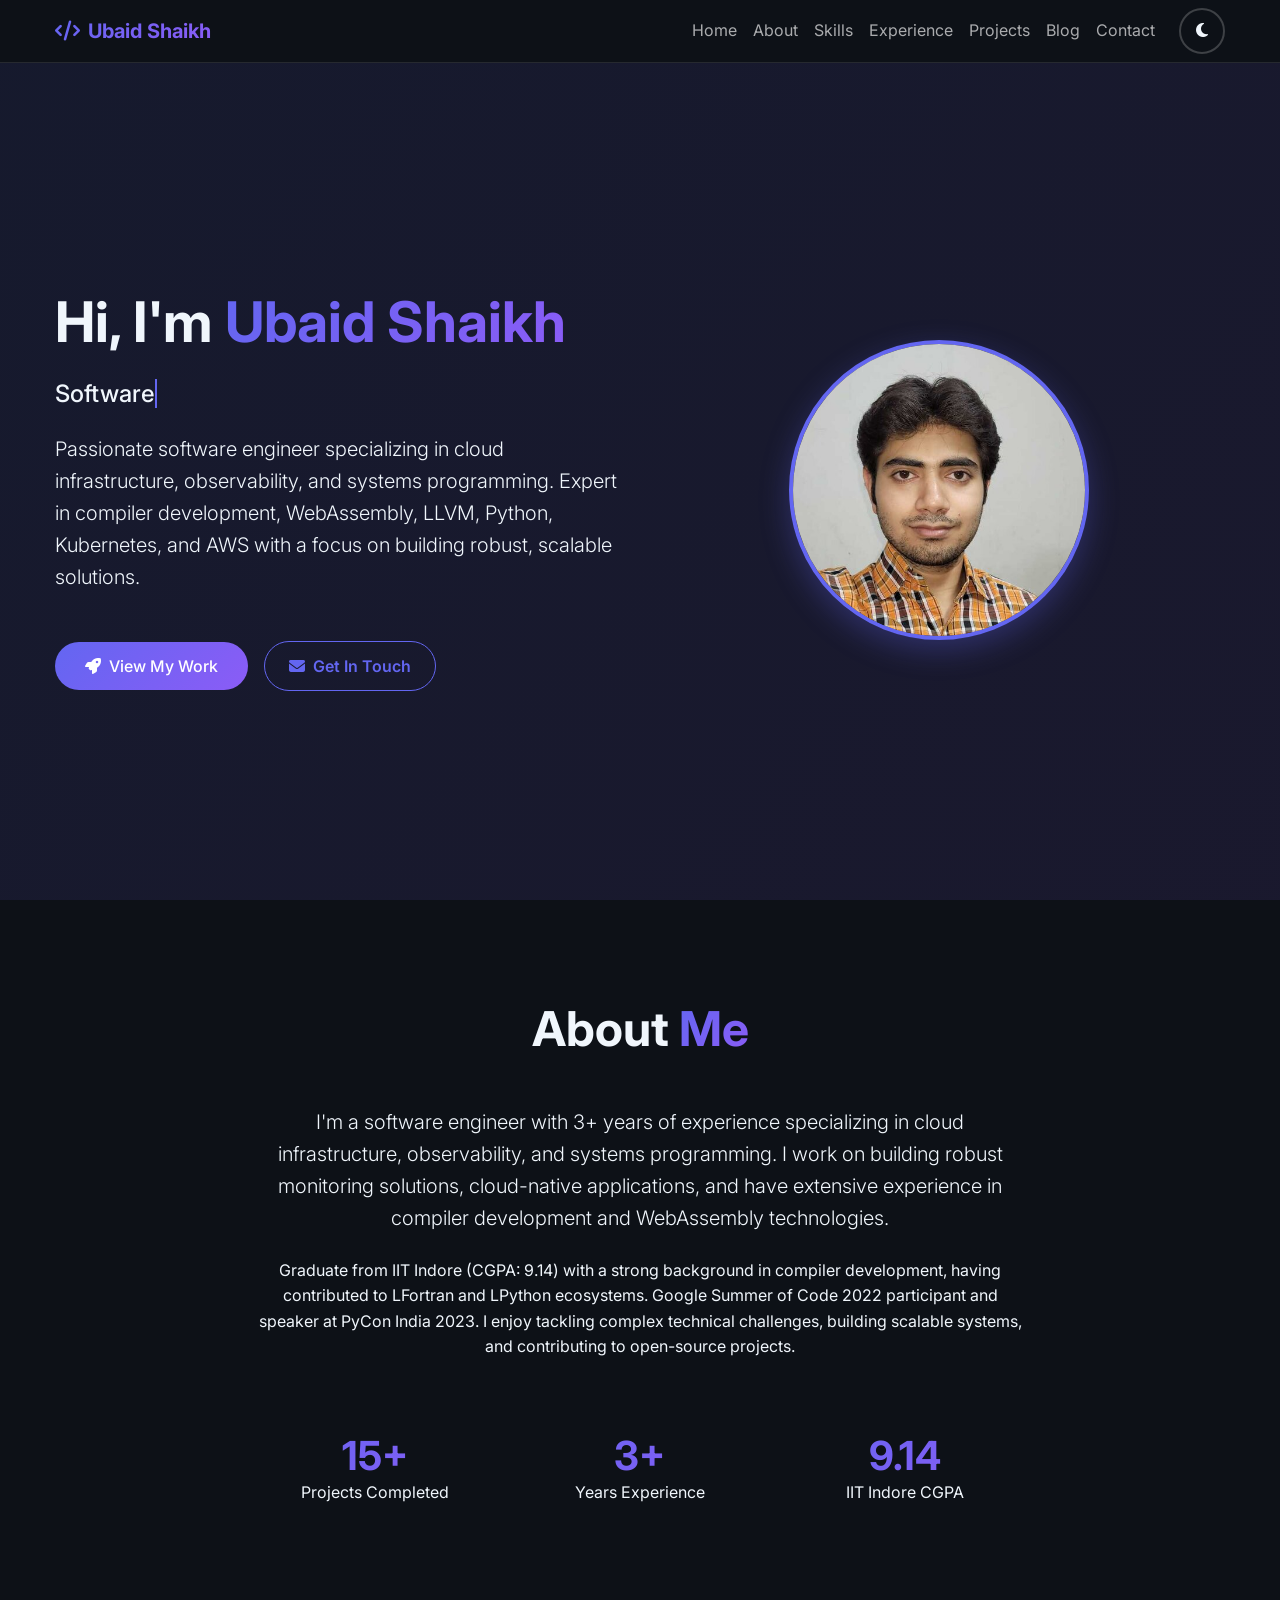
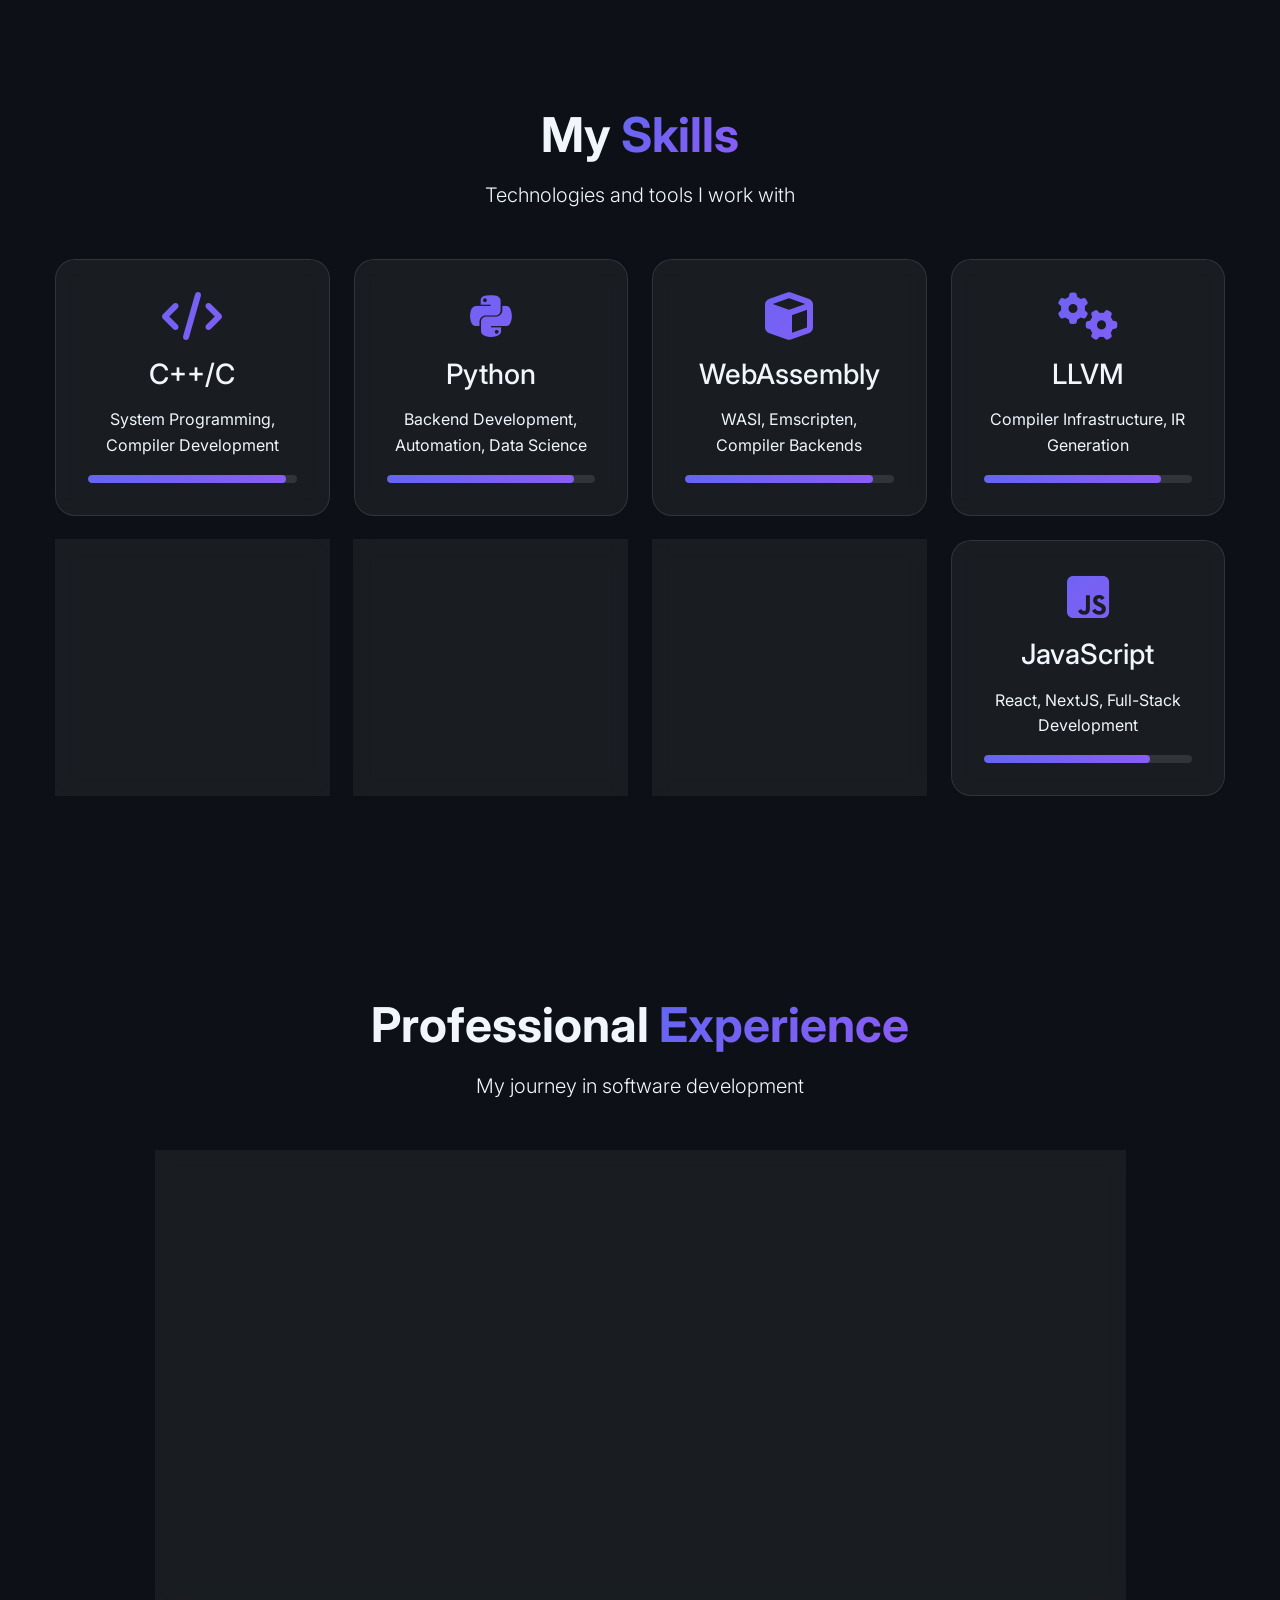
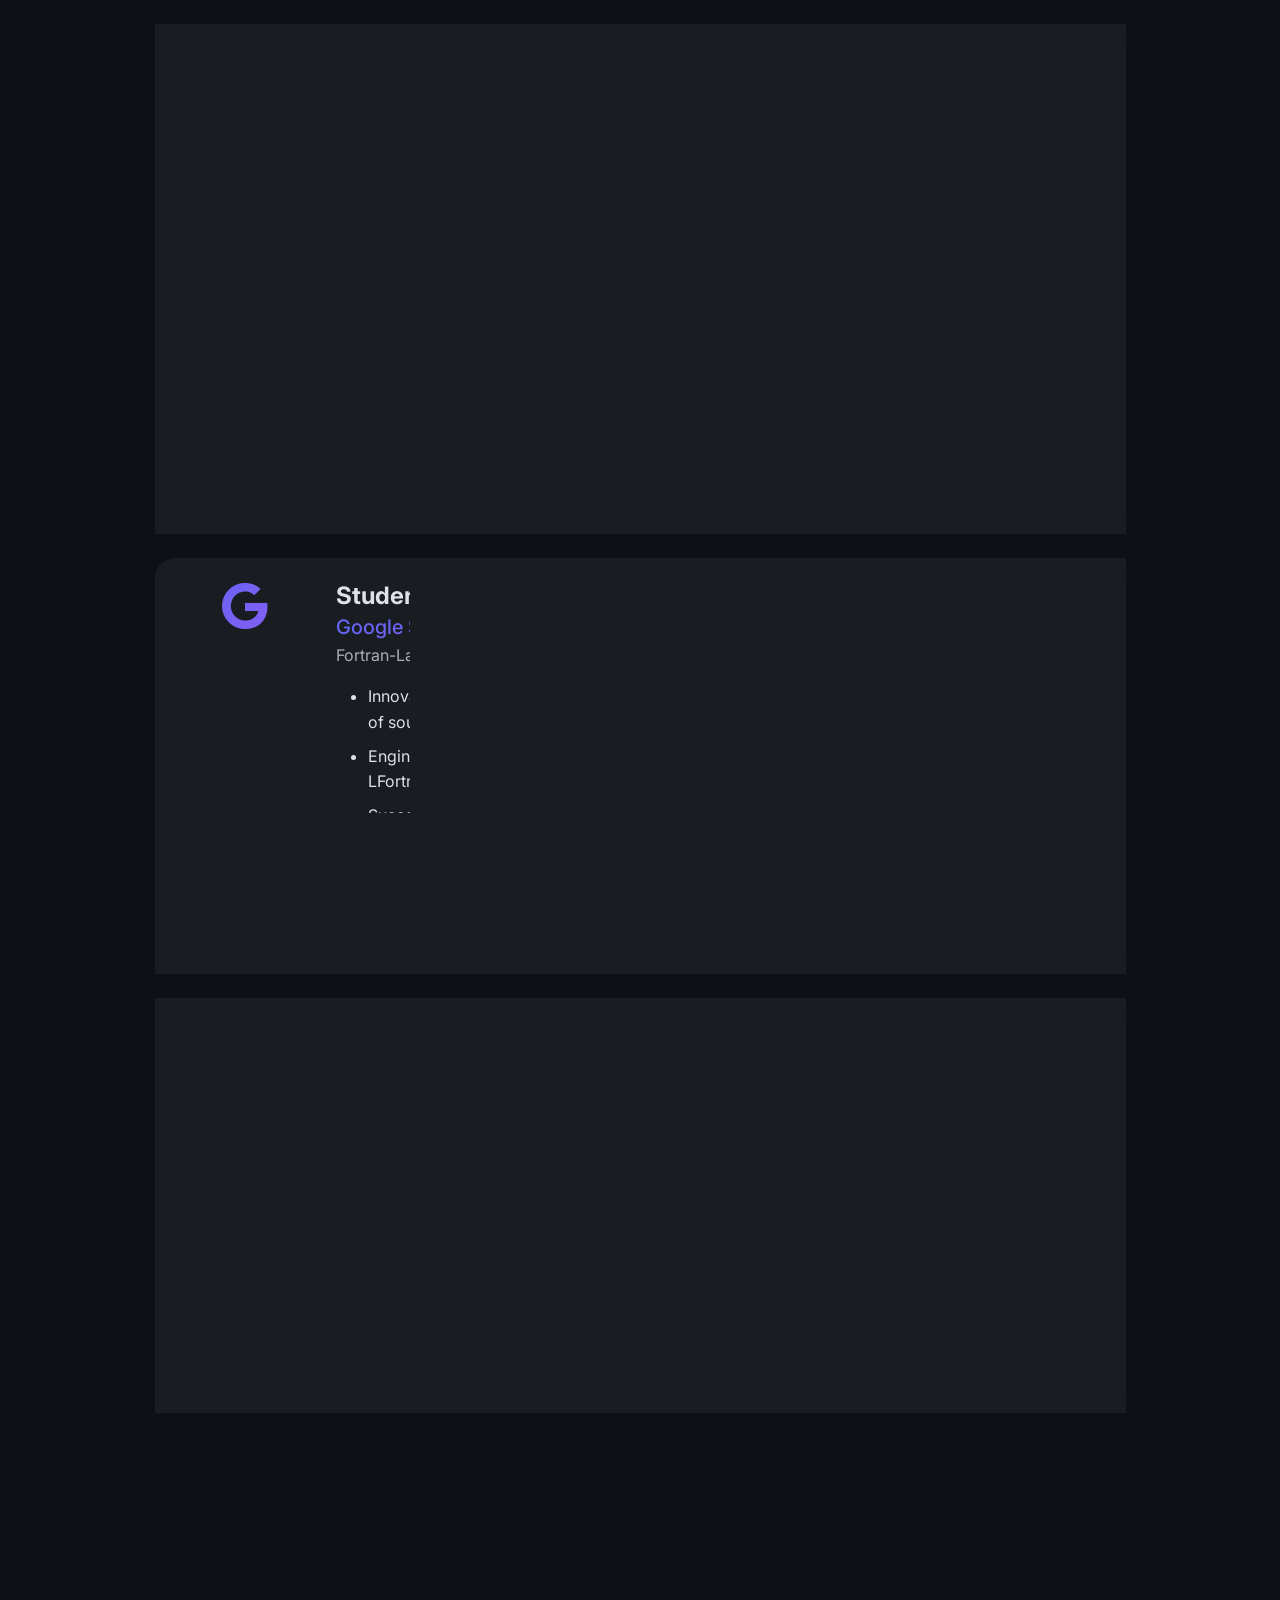
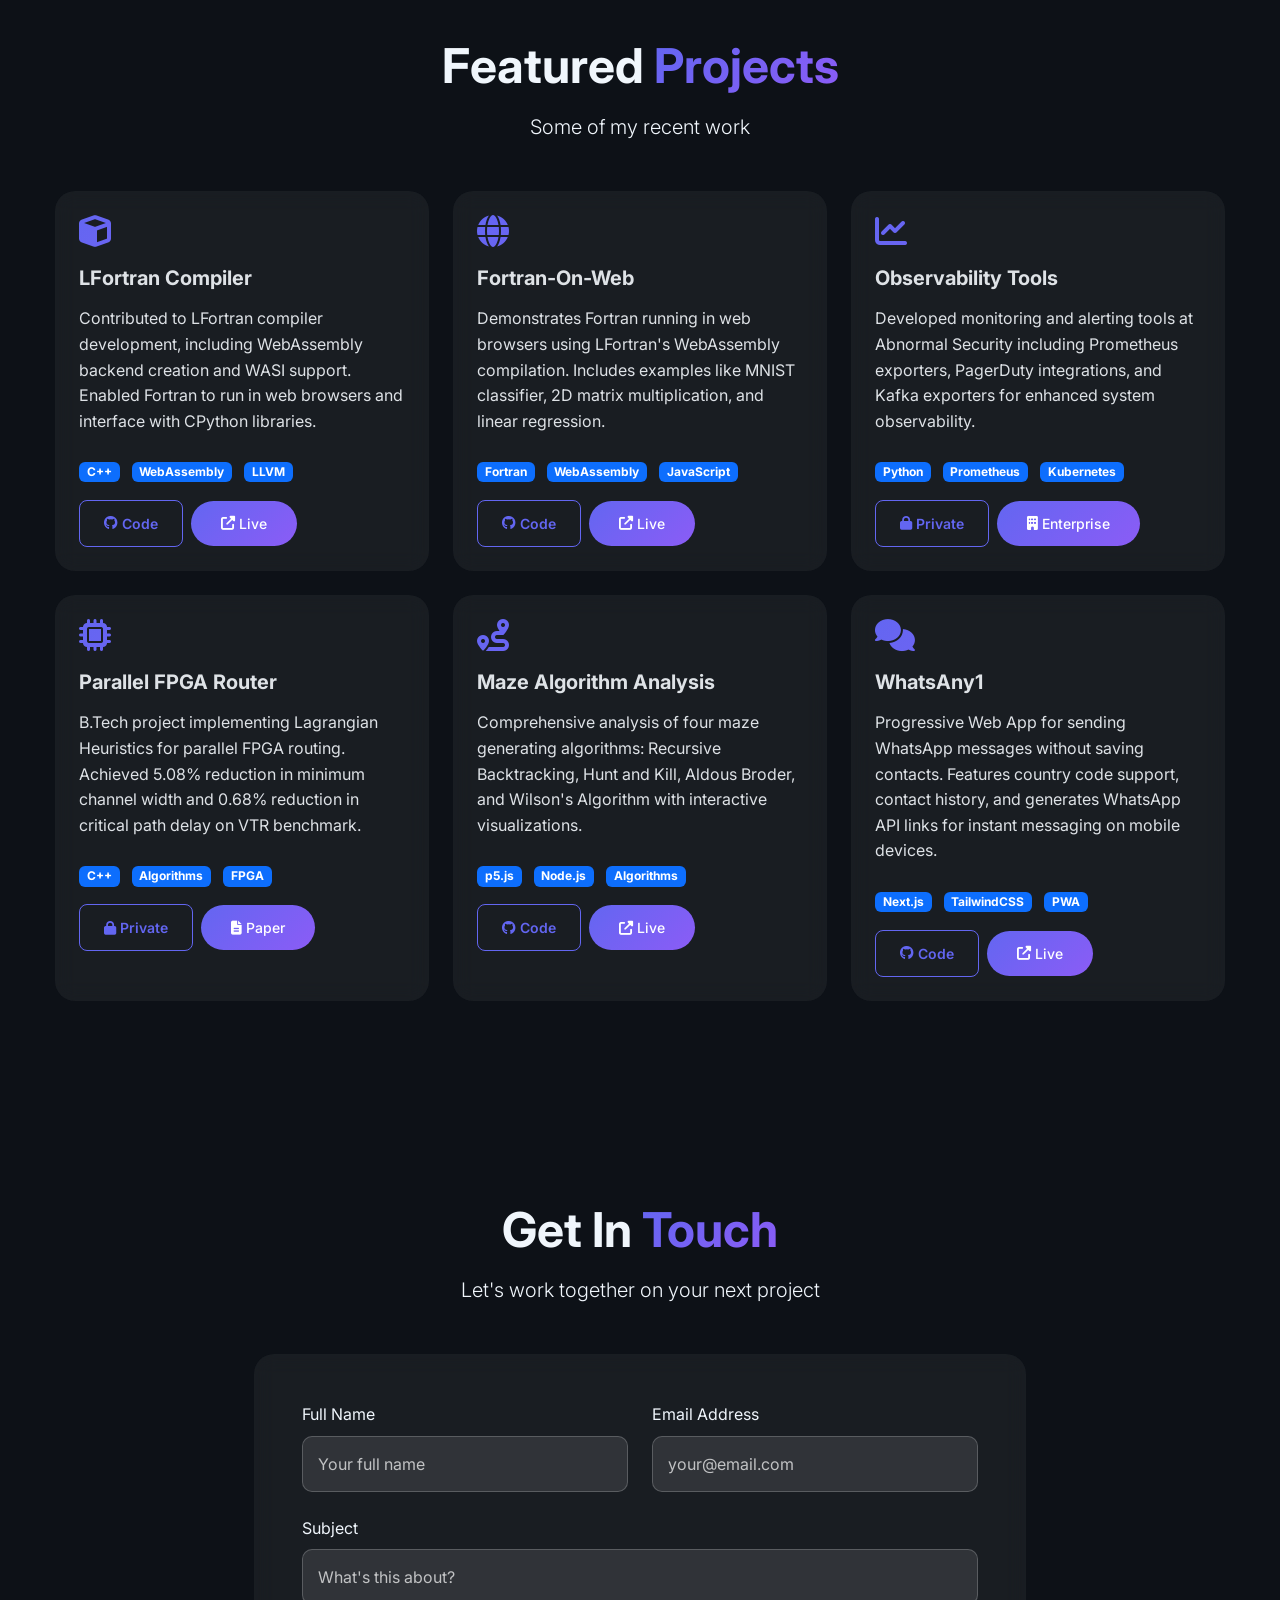
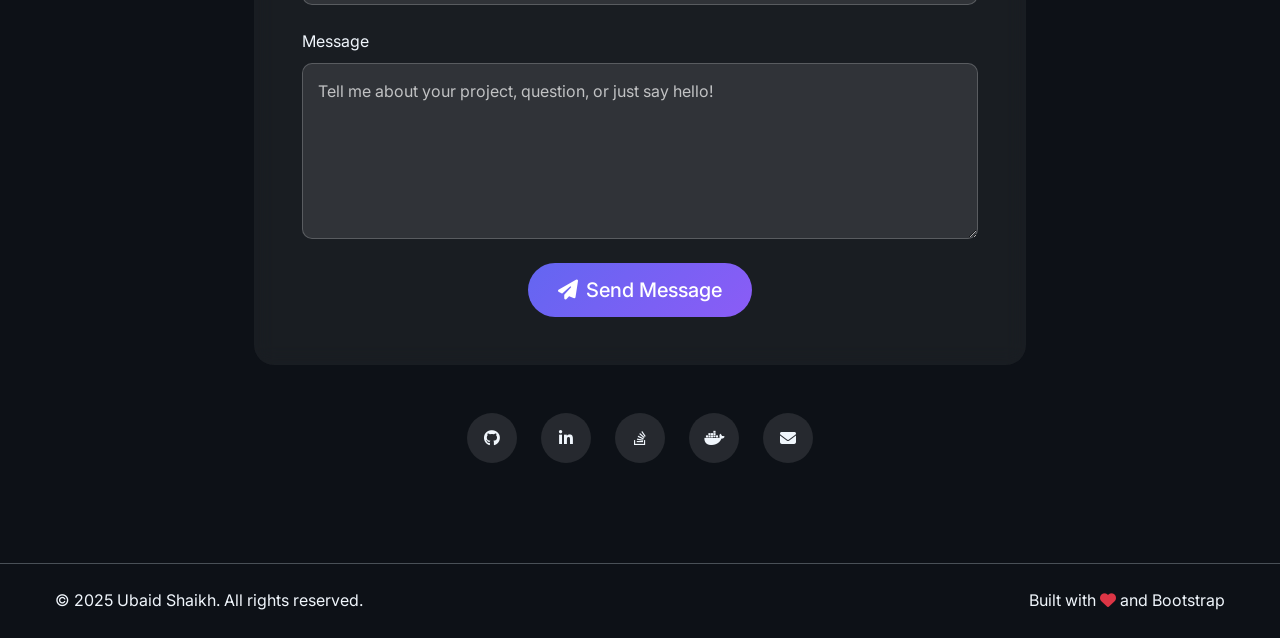
<file: index.html>
<!DOCTYPE html>
<html lang="en" data-bs-theme="dark">
<head>
    <meta charset="UTF-8">
    <meta name="viewport" content="width=device-width, initial-scale=1.0">
    <meta name="description" content="Ubaid Shaikh - Software Engineer specializing in cloud infrastructure, observability, and systems programming. Expert in compiler development, WebAssembly, LLVM, Python, Kubernetes, and AWS.">
    <title>Ubaid Shaikh - Software Engineer</title>

    <!-- DNS prefetch for external domains -->
    <link rel="dns-prefetch" href="//fonts.googleapis.com">
    <link rel="dns-prefetch" href="//fonts.gstatic.com">
    <link rel="dns-prefetch" href="//cdn.jsdelivr.net">
    <link rel="dns-prefetch" href="//cdnjs.cloudflare.com">

    <!-- Preload only the most critical resources -->
    <link rel="preload" href="img/me.jpg" as="image" fetchpriority="high">
    <link rel="preload" href="style.css" as="style">
    
    <!-- Favicon -->
    <link rel="apple-touch-icon" sizes="180x180" href="img/favicon_io/apple-touch-icon.png">
    <link rel="icon" type="image/png" sizes="32x32" href="img/favicon_io/favicon-32x32.png">
    <link rel="icon" type="image/png" sizes="16x16" href="img/favicon_io/favicon-16x16.png">
    <link rel="manifest" href="site.webmanifest">
    <link rel="icon" type="image/x-icon" href="img/favicon_io/favicon.ico">

    <!-- Bootstrap CSS - load synchronously for critical styles -->
    <link rel="stylesheet" href="https://cdn.jsdelivr.net/npm/bootstrap@5.3.2/dist/css/bootstrap.min.css">

    <!-- Font Awesome Icons - Load only essential subset inline -->
    <style>
        /* Inline essential Font Awesome icons */
        .fas, .fab { font-family: "Font Awesome 6 Free", "Font Awesome 6 Brands"; font-weight: 900; }
        .fas::before { font-family: "Font Awesome 6 Free"; font-weight: 900; }
        .fab::before { font-family: "Font Awesome 6 Brands"; font-weight: 400; }
        .fa-code::before { content: "\f121"; }
        .fa-rocket::before { content: "\f135"; }
        .fa-envelope::before { content: "\f0e0"; }
        .fa-moon::before { content: "\f186"; }
        .fa-shield-alt::before { content: "\f3ed"; }
        .fa-cogs::before { content: "\f085"; }
        .fa-cube::before { content: "\f1b2"; }
        .fa-chart-line::before { content: "\f201"; }
        .fa-dharmachakra::before { content: "\f655"; }
        .fab.fa-python::before { content: "\f3e2"; }
        .fab.fa-aws::before { content: "\f375"; }
        .fab.fa-js-square::before { content: "\f3b9"; }
    </style>
    
    <!-- Load full Font Awesome asynchronously -->
    <link rel="preload" href="https://cdnjs.cloudflare.com/ajax/libs/font-awesome/6.5.1/css/all.min.css" as="style" onload="this.onload=null;this.rel='stylesheet'">
    <noscript><link rel="stylesheet" href="https://cdnjs.cloudflare.com/ajax/libs/font-awesome/6.5.1/css/all.min.css"></noscript>

    <!-- Critical CSS for immediate rendering -->
    <style>
        /* Fonts with immediate fallback */
        @import url('https://fonts.googleapis.com/css2?family=Inter:wght@400;600;700&display=swap');
        
        /* Only the most critical styles for initial render */
        body {
            font-family: 'Inter', -apple-system, BlinkMacSystemFont, 'Segoe UI', 'Roboto', 'Helvetica', 'Arial', sans-serif;
            margin: 0;
            background-color: #0d1117;
            color: #f0f6fc;
        }
        
        /* Prevent layout shift for navbar */
        .navbar {
            position: fixed;
            top: 0;
            width: 100%;
            z-index: 1000;
            background: rgba(13, 17, 23, 0.95);
            backdrop-filter: blur(10px);
        }
        
        /* Hero section critical layout */
        .hero-section {
            min-height: 100vh;
            padding-top: 80px;
            display: flex;
            align-items: center;
        }
        
        /* Critical responsive for hero image to prevent layout shift */
        .profile-image {
            width: 300px;
            height: 300px;
            border-radius: 50%;
        }
        
        @media (max-width: 768px) {
            .profile-image { width: 250px; height: 250px; }
        }
    </style>

    <!-- Immediate performance optimizations -->
    <script>
        // Preload critical image immediately
        const img = new Image();
        img.src = 'img/me.jpg';
    </script>

    <!-- Custom CSS - Load asynchronously -->
    <link rel="preload" href="style.css" as="style" onload="this.onload=null;this.rel='stylesheet'">
    <noscript><link rel="stylesheet" href="style.css"></noscript>

</head>
<body>
    <!-- Navigation -->
    <nav class="navbar navbar-expand-lg fixed-top">
        <div class="container">
            <a class="navbar-brand fw-bold gradient-text" href="#home">
                <i class="fas fa-code me-2"></i>Ubaid Shaikh
            </a>

            <button class="navbar-toggler border-0" type="button" data-bs-toggle="collapse" data-bs-target="#navbarNav" aria-label="Toggle navigation menu">
                <span class="navbar-toggler-icon"></span>
            </button>

            <div class="collapse navbar-collapse" id="navbarNav">
                <ul class="navbar-nav ms-auto me-3">
                    <li class="nav-item">
                        <a class="nav-link" href="#home">Home</a>
                    </li>
                    <li class="nav-item">
                        <a class="nav-link" href="#about">About</a>
                    </li>
                    <li class="nav-item">
                        <a class="nav-link" href="#skills">Skills</a>
                    </li>
                    <li class="nav-item">
                        <a class="nav-link" href="#experience">Experience</a>
                    </li>
                    <li class="nav-item">
                        <a class="nav-link" href="#projects">Projects</a>
                    </li>
                    <li class="nav-item">
                        <a class="nav-link" href="/blogs">Blog</a>
                    </li>
                    <li class="nav-item">
                        <a class="nav-link" href="#contact">Contact</a>
                    </li>
                </ul>

                <button class="theme-toggle" onclick="toggleTheme()" aria-label="Toggle dark/light theme">
                    <i class="fas fa-moon" id="theme-icon"></i>
                </button>
            </div>
        </div>
    </nav>

    <!-- Hero Section -->
    <section id="home" class="hero-section d-flex align-items-center">
        <div class="container position-relative" style="z-index: 2;">
            <div class="row align-items-center">
                <div class="col-lg-6">
                    <div class="animate-on-scroll">
                        <h1 class="display-4 fw-bold mb-4">
                            Hi, I'm <span class="gradient-text">Ubaid Shaikh</span>
                        </h1>
                        <h2 class="h4 mb-4">
                            <span id="typing-text" class="typing-effect">Software Engineer</span>
                        </h2>
                        <p class="lead mb-5">
                            Passionate software engineer specializing in cloud infrastructure, observability, and systems programming.
                            Expert in compiler development, WebAssembly, LLVM, Python, Kubernetes, and AWS with a focus on building
                            robust, scalable solutions.
                        </p>
                        <div class="d-flex flex-wrap gap-3">
                            <a href="#projects" class="btn btn-primary-gradient">
                                <i class="fas fa-rocket me-2"></i>View My Work
                            </a>
                            <a href="#contact" class="btn btn-outline-primary rounded-pill px-4">
                                <i class="fas fa-envelope me-2"></i>Get In Touch
                            </a>
                        </div>
                    </div>
                </div>
                <div class="col-lg-6 text-center">
                    <div class="animate-on-scroll" style="animation-delay: 0.3s;">
                        <div class="position-relative d-inline-block">
                            <img src="img/me.jpg" alt="Ubaid Shaikh"
                                 loading="eager"
                                 width="300" height="300"
                                 class="profile-image"
                                 fetchpriority="high">
                        </div>
                    </div>
                </div>
            </div>
        </div>
    </section>

    <!-- About Section -->
    <section id="about" class="section-padding">
        <div class="container">
            <div class="row">
                <div class="col-lg-8 mx-auto text-center">
                    <div class="animate-on-scroll">
                        <h2 class="display-5 fw-bold mb-5">
                            About <span class="gradient-text">Me</span>
                        </h2>
                        <p class="lead mb-4">
                            I'm a software engineer with 3+ years of experience specializing in cloud infrastructure, observability,
                            and systems programming. I work on building robust monitoring solutions, cloud-native applications,
                            and have extensive experience in compiler development and WebAssembly technologies.
                        </p>
                        <p class="mb-5">
                            Graduate from IIT Indore (CGPA: 9.14) with a strong background in compiler development, having contributed
                            to LFortran and LPython ecosystems. Google Summer of Code 2022 participant and speaker at PyCon India 2023.
                            I enjoy tackling complex technical challenges, building scalable systems, and contributing to open-source projects.
                        </p>

                        <div class="row g-4 mt-5">
                            <div class="col-md-4">
                                <div class="text-center">
                                    <div class="gradient-text display-6 fw-bold">15+</div>
                                    <p class="mb-0">Projects Completed</p>
                                </div>
                            </div>
                            <div class="col-md-4">
                                <div class="text-center">
                                    <div class="gradient-text display-6 fw-bold">3+</div>
                                    <p class="mb-0">Years Experience</p>
                                </div>
                            </div>
                            <div class="col-md-4">
                                <div class="text-center">
                                    <div class="gradient-text display-6 fw-bold">9.14</div>
                                    <p class="mb-0">IIT Indore CGPA</p>
                                </div>
                            </div>
                        </div>
                    </div>
                </div>
            </div>
        </div>
    </section>

    <!-- Skills Section -->
    <section id="skills" class="section-padding">
        <div class="container">
            <div class="text-center mb-5">
                <div class="animate-on-scroll">
                    <h2 class="display-5 fw-bold mb-3">
                        My <span class="gradient-text">Skills</span>
                    </h2>
                    <p class="lead">Technologies and tools I work with</p>
                </div>
            </div>

            <div class="row g-4">
                <div class="col-lg-3 col-md-6">
                    <div class="skill-card animate-on-scroll">
                        <div class="gradient-text mb-3">
                            <i class="fas fa-code fa-3x"></i>
                        </div>
                        <h3 class="mb-3">C++/C</h3>
                        <p class="mb-3">System Programming, Compiler Development</p>
                        <div class="skill-progress">
                            <div class="skill-progress-bar" data-width="95"></div>
                        </div>
                    </div>
                </div>

                <div class="col-lg-3 col-md-6">
                    <div class="skill-card animate-on-scroll" style="animation-delay: 0.1s;">
                        <div class="gradient-text mb-3">
                            <i class="fab fa-python fa-3x"></i>
                        </div>
                        <h3 class="mb-3">Python</h3>
                        <p class="mb-3">Backend Development, Automation, Data Science</p>
                        <div class="skill-progress">
                            <div class="skill-progress-bar" data-width="90"></div>
                        </div>
                    </div>
                </div>

                <div class="col-lg-3 col-md-6">
                    <div class="skill-card animate-on-scroll" style="animation-delay: 0.2s;">
                        <div class="gradient-text mb-3">
                            <i class="fas fa-cube fa-3x"></i>
                        </div>
                        <h3 class="mb-3">WebAssembly</h3>
                        <p class="mb-3">WASI, Emscripten, Compiler Backends</p>
                        <div class="skill-progress">
                            <div class="skill-progress-bar" data-width="90"></div>
                        </div>
                    </div>
                </div>

                <div class="col-lg-3 col-md-6">
                    <div class="skill-card animate-on-scroll" style="animation-delay: 0.3s;">
                        <div class="gradient-text mb-3">
                            <i class="fas fa-cogs fa-3x"></i>
                        </div>
                        <h3 class="mb-3">LLVM</h3>
                        <p class="mb-3">Compiler Infrastructure, IR Generation</p>
                        <div class="skill-progress">
                            <div class="skill-progress-bar" data-width="85"></div>
                        </div>
                    </div>
                </div>

                <div class="col-lg-3 col-md-6">
                    <div class="skill-card animate-on-scroll" style="animation-delay: 0.4s;">
                        <div class="gradient-text mb-3">
                            <i class="fab fa-aws fa-3x"></i>
                        </div>
                        <h3 class="mb-3">AWS & Cloud</h3>
                        <p class="mb-3">GovCloud, FedRAMP, Infrastructure</p>
                        <div class="skill-progress">
                            <div class="skill-progress-bar" data-width="85"></div>
                        </div>
                    </div>
                </div>

                <div class="col-lg-3 col-md-6">
                    <div class="skill-card animate-on-scroll" style="animation-delay: 0.5s;">
                        <div class="gradient-text mb-3">
                            <i class="fas fa-dharmachakra fa-3x"></i>
                        </div>
                        <h3 class="mb-3">Kubernetes</h3>
                        <p class="mb-3">Container Orchestration, DevOps</p>
                        <div class="skill-progress">
                            <div class="skill-progress-bar" data-width="80"></div>
                        </div>
                    </div>
                </div>

                <div class="col-lg-3 col-md-6">
                    <div class="skill-card animate-on-scroll" style="animation-delay: 0.6s;">
                        <div class="gradient-text mb-3">
                            <i class="fas fa-chart-line fa-3x"></i>
                        </div>
                        <h3 class="mb-3">Observability</h3>
                        <p class="mb-3">Prometheus, Grafana, Monitoring</p>
                        <div class="skill-progress">
                            <div class="skill-progress-bar" data-width="85"></div>
                        </div>
                    </div>
                </div>

                <div class="col-lg-3 col-md-6">
                    <div class="skill-card animate-on-scroll" style="animation-delay: 0.7s;">
                        <div class="gradient-text mb-3">
                            <i class="fab fa-js-square fa-3x"></i>
                        </div>
                        <h3 class="mb-3">JavaScript</h3>
                        <p class="mb-3">React, NextJS, Full-Stack Development</p>
                        <div class="skill-progress">
                            <div class="skill-progress-bar" data-width="80"></div>
                        </div>
                    </div>
                </div>
            </div>
        </div>
    </section>

    <!-- Experience Section -->
    <section id="experience" class="section-padding">
        <div class="container">
            <div class="text-center mb-5">
                <div class="animate-on-scroll">
                    <h2 class="display-5 fw-bold mb-3">
                        Professional <span class="gradient-text">Experience</span>
                    </h2>
                    <p class="lead">My journey in software development</p>
                </div>
            </div>

            <div class="row">
                <div class="col-lg-10 mx-auto">
                    <!-- Abnormal Security -->
                    <div class="card project-card mb-4 animate-on-scroll">
                        <div class="card-body p-4">
                            <div class="row align-items-start">
                                <div class="col-md-2 text-center mb-3 mb-md-0">
                                    <div class="gradient-text">
                                        <i class="fas fa-shield-alt fa-3x"></i>
                                    </div>
                                </div>
                                <div class="col-md-10">
                                    <div class="d-flex flex-column flex-md-row justify-content-between align-items-start mb-3">
                                        <div>
                                            <h3 class="fw-bold mb-1">Software Engineer</h3>
                                            <h4 class="gradient-text mb-1">Abnormal Security</h4>
                                            <p class="text-muted mb-0">Remote/Hybrid</p>
                                        </div>
                                        <span class="badge bg-primary px-3 py-2">May 2024 - Present</span>
                                    </div>
                                    <ul class="mb-3">
                                        <li class="mb-2">Spearheaded the deployment and configuration of observability components in GovCloud, achieving FedRAMP compliance and enhancing real-time monitoring capabilities</li>
                                        <li class="mb-2">Developed various tools and enhancements, including a Prometheus sidecar exporter, PagerPleco, Kafka exporters, PagerDuty Sync, and more, to improve monitoring, alerting, and system integration</li>
                                        <li class="mb-2">Resolved critical production issues and implemented robust error handling, demonstrating strong technical leadership and commitment to operational excellence</li>
                                        <li>Proficiently employed Python, Kubernetes, AWS, Prometheus, Chronosphere, Grafana to achieve project objectives and ensure scalability</li>
                                    </ul>
                                    <div class="d-flex flex-wrap gap-2">
                                        <span class="badge bg-secondary">Python</span>
                                        <span class="badge bg-secondary">Kubernetes</span>
                                        <span class="badge bg-secondary">AWS</span>
                                        <span class="badge bg-secondary">Prometheus</span>
                                        <span class="badge bg-secondary">Chronosphere</span>
                                        <span class="badge bg-secondary">Grafana</span>
                                        <span class="badge bg-secondary">FedRAMP</span>
                                    </div>
                                </div>
                            </div>
                        </div>
                    </div>

                    <!-- GSI Technologies -->
                    <div class="card project-card mb-4 animate-on-scroll" style="animation-delay: 0.1s;">
                        <div class="card-body p-4">
                            <div class="row align-items-start">
                                <div class="col-md-2 text-center mb-3 mb-md-0">
                                    <div class="gradient-text">
                                        <i class="fas fa-code fa-3x"></i>
                                    </div>
                                </div>
                                <div class="col-md-10">
                                    <div class="d-flex flex-column flex-md-row justify-content-between align-items-start mb-3">
                                        <div>
                                            <h3 class="fw-bold mb-1">Software Developer</h3>
                                            <h4 class="gradient-text mb-1">GSI Technologies, Inc</h4>
                                            <p class="text-muted mb-0">Remote</p>
                                        </div>
                                        <span class="badge bg-primary px-3 py-2">July 2022 - May 2024</span>
                                    </div>
                                    <ul class="mb-3">
                                        <li class="mb-2">Advanced LPython and LFortran compiler ecosystem, spanning the entire stack from Frontend to Backend</li>
                                        <li class="mb-2">Enhanced the existing WebAssembly Backend by adding support for WASI (WebAssembly System Interface), thus enabling generated binaries to run using wasmtime</li>
                                        <li class="mb-2">Enabled WebAssembly as target for the LLVM Backend thus making Fortran truly accessible on Web (Fortran-On-Web)</li>
                                        <li class="mb-2">Supported interfacing with CPython by using Python-C API resulting in a plethora of CPython libraries like Numpy, TensorFlow, PyTorch, Matplotlib being accessible to LPython</li>
                                        <li>Utilized a diverse toolset including C++, C, CMake, Git, LLVM, Bison, WebAssembly, X86, Python, Fortran, Emscripten and Continuous Integration practices to ensure the robust development and maintainability of the compilers</li>
                                    </ul>
                                    <div class="d-flex flex-wrap gap-2">
                                        <span class="badge bg-secondary">C++</span>
                                        <span class="badge bg-secondary">C</span>
                                        <span class="badge bg-secondary">LLVM</span>
                                        <span class="badge bg-secondary">WebAssembly</span>
                                        <span class="badge bg-secondary">Python</span>
                                        <span class="badge bg-secondary">Fortran</span>
                                        <span class="badge bg-secondary">Emscripten</span>
                                        <span class="badge bg-secondary">CMake</span>
                                    </div>
                                </div>
                            </div>
                        </div>
                    </div>

                    <!-- Google Summer of Code -->
                    <div class="card project-card mb-4 animate-on-scroll" style="animation-delay: 0.2s;">
                        <div class="card-body p-4">
                            <div class="row align-items-start">
                                <div class="col-md-2 text-center mb-3 mb-md-0">
                                    <div class="gradient-text">
                                        <i class="fab fa-google fa-3x"></i>
                                    </div>
                                </div>
                                <div class="col-md-10">
                                    <div class="d-flex flex-column flex-md-row justify-content-between align-items-start mb-3">
                                        <div>
                                            <h4 class="fw-bold mb-1">Student Developer</h4>
                                            <h5 class="gradient-text mb-1">Google Summer of Code 2022</h5>
                                            <p class="text-muted mb-0">Fortran-Lang Organization • Remote</p>
                                        </div>
                                        <span class="badge bg-primary px-3 py-2">May 2022 - Aug 2022</span>
                                    </div>
                                    <ul class="mb-3">
                                        <li class="mb-2">Innovated the LFortran Compiler by crafting a WebAssembly backend, enabling rapid conversion of source code into webassembly output</li>
                                        <li class="mb-2">Engineered an intuitive Web front-end using NextJS, serving as a user-friendly interface for the LFortran compiler compiled to WebAssembly binary</li>
                                        <li class="mb-2">Successfully deployed the project to a live site at <a href="https://dev.lfortran.org/" target="_blank" class="text-decoration-none gradient-text">dev.lfortran.org</a>, expanding accessibility and user engagement</li>
                                        <li>Skillfully employed C++, C, WebAssembly, Emscripten, NextJS, Git, and Fortran to ensure effective development and user experience</li>
                                    </ul>
                                    <div class="d-flex flex-wrap gap-2">
                                        <span class="badge bg-secondary">C++</span>
                                        <span class="badge bg-secondary">WebAssembly</span>
                                        <span class="badge bg-secondary">NextJS</span>
                                        <span class="badge bg-secondary">Emscripten</span>
                                        <span class="badge bg-secondary">Fortran</span>
                                        <span class="badge bg-secondary">Git</span>
                                    </div>
                                </div>
                            </div>
                        </div>
                    </div>

                    <!-- DBS Bank -->
                    <div class="card project-card mb-4 animate-on-scroll" style="animation-delay: 0.3s;">
                        <div class="card-body p-4">
                            <div class="row align-items-start">
                                <div class="col-md-2 text-center mb-3 mb-md-0">
                                    <div class="gradient-text">
                                        <i class="fas fa-university fa-3x"></i>
                                    </div>
                                </div>
                                <div class="col-md-10">
                                    <div class="d-flex flex-column flex-md-row justify-content-between align-items-start mb-3">
                                        <div>
                                            <h4 class="fw-bold mb-1">Software Development Engineer (SDE) Intern</h4>
                                            <h5 class="gradient-text mb-1">Development Bank of Singapore (DBS Bank)</h5>
                                            <p class="text-muted mb-0">Remote</p>
                                        </div>
                                        <span class="badge bg-primary px-3 py-2">May 2021 - Aug 2021</span>
                                    </div>
                                    <ul class="mb-3">
                                        <li class="mb-2">Designed and developed a comprehensive Business Activity Monitoring (BAM) Platform, offering in-depth tracking of business application activities</li>
                                        <li class="mb-2">Orchestrated the creation of a dynamic Monitoring Dashboard utilizing a combination of React, CoreUI, React Query, React Table, and React Flow technologies</li>
                                        <li class="mb-2">Engineered the backend microservices and APIs that seamlessly integrated with the BAM Dashboard</li>
                                        <li>Proficiently employed Java, Springboot, Kafka, MongoDB, Bitbucket, Postman, React and advanced JavaScript libraries to achieve project objectives and ensure scalability</li>
                                    </ul>
                                    <div class="d-flex flex-wrap gap-2">
                                        <span class="badge bg-secondary">Java</span>
                                        <span class="badge bg-secondary">Spring Boot</span>
                                        <span class="badge bg-secondary">React</span>
                                        <span class="badge bg-secondary">Kafka</span>
                                        <span class="badge bg-secondary">MongoDB</span>
                                        <span class="badge bg-secondary">JavaScript</span>
                                        <span class="badge bg-secondary">Microservices</span>
                                    </div>
                                </div>
                            </div>
                        </div>
                    </div>
                </div>
            </div>
        </div>
    </section>

    <!-- Projects Section -->
    <section id="projects" class="section-padding">
        <div class="container">
            <div class="text-center mb-5">
                <div class="animate-on-scroll">
                    <h2 class="display-5 fw-bold mb-3">
                        Featured <span class="gradient-text">Projects</span>
                    </h2>
                    <p class="lead">Some of my recent work</p>
                </div>
            </div>

            <div class="row g-4">
                <div class="col-lg-4 col-md-6">
                    <div class="card project-card h-100 animate-on-scroll">
                        <div class="card-body p-4">
                            <div class="gradient-text mb-3">
                                <i class="fas fa-cube fa-2x"></i>
                            </div>
                            <h5 class="card-title fw-bold mb-3">LFortran Compiler</h5>
                            <p class="card-text mb-4">
                                Contributed to LFortran compiler development, including WebAssembly backend creation
                                and WASI support. Enabled Fortran to run in web browsers and interface with CPython libraries.
                            </p>
                            <div class="mb-3">
                                <span class="badge bg-primary me-2">C++</span>
                                <span class="badge bg-primary me-2">WebAssembly</span>
                                <span class="badge bg-primary">LLVM</span>
                            </div>
                            <div class="d-flex gap-2">
                                <a href="https://github.com/lfortran/lfortran" class="btn btn-sm btn-outline-primary">
                                    <i class="fab fa-github me-1"></i>Code
                                </a>
                                <a href="https://dev.lfortran.org/" class="btn btn-sm btn-primary-gradient">
                                    <i class="fas fa-external-link-alt me-1"></i>Live
                                </a>
                            </div>
                        </div>
                    </div>
                </div>

                <div class="col-lg-4 col-md-6">
                    <div class="card project-card h-100 animate-on-scroll" style="animation-delay: 0.1s;">
                        <div class="card-body p-4">
                            <div class="gradient-text mb-3">
                                <i class="fas fa-globe fa-2x"></i>
                            </div>
                            <h5 class="card-title fw-bold mb-3">Fortran-On-Web</h5>
                            <p class="card-text mb-4">
                                Demonstrates Fortran running in web browsers using LFortran's WebAssembly compilation.
                                Includes examples like MNIST classifier, 2D matrix multiplication, and linear regression.
                            </p>
                            <div class="mb-3">
                                <span class="badge bg-primary me-2">Fortran</span>
                                <span class="badge bg-primary me-2">WebAssembly</span>
                                <span class="badge bg-primary">JavaScript</span>
                            </div>
                            <div class="d-flex gap-2">
                                <a href="https://github.com/lfortran/Fortran-On-Web" class="btn btn-sm btn-outline-primary">
                                    <i class="fab fa-github me-1"></i>Code
                                </a>
                                <a href="https://lfortran.github.io/Fortran-On-Web/" class="btn btn-sm btn-primary-gradient">
                                    <i class="fas fa-external-link-alt me-1"></i>Live
                                </a>
                            </div>
                        </div>
                    </div>
                </div>

                <div class="col-lg-4 col-md-6">
                    <div class="card project-card h-100 animate-on-scroll" style="animation-delay: 0.2s;">
                        <div class="card-body p-4">
                            <div class="gradient-text mb-3">
                                <i class="fas fa-chart-line fa-2x"></i>
                            </div>
                            <h5 class="card-title fw-bold mb-3">Observability Tools</h5>
                            <p class="card-text mb-4">
                                Developed monitoring and alerting tools at Abnormal Security including Prometheus exporters,
                                PagerDuty integrations, and Kafka exporters for enhanced system observability.
                            </p>
                            <div class="mb-3">
                                <span class="badge bg-primary me-2">Python</span>
                                <span class="badge bg-primary me-2">Prometheus</span>
                                <span class="badge bg-primary">Kubernetes</span>
                            </div>
                            <div class="d-flex gap-2">
                                <a href="#" class="btn btn-sm btn-outline-primary">
                                    <i class="fas fa-lock me-1"></i>Private
                                </a>
                                <a href="#" class="btn btn-sm btn-primary-gradient">
                                    <i class="fas fa-building me-1"></i>Enterprise
                                </a>
                            </div>
                        </div>
                    </div>
                </div>

                <div class="col-lg-4 col-md-6">
                    <div class="card project-card h-100 animate-on-scroll" style="animation-delay: 0.3s;">
                        <div class="card-body p-4">
                            <div class="gradient-text mb-3">
                                <i class="fas fa-microchip fa-2x"></i>
                            </div>
                            <h5 class="card-title fw-bold mb-3">Parallel FPGA Router</h5>
                            <p class="card-text mb-4">
                                B.Tech project implementing Lagrangian Heuristics for parallel FPGA routing.
                                Achieved 5.08% reduction in minimum channel width and 0.68% reduction in critical path delay on VTR benchmark.
                            </p>
                            <div class="mb-3">
                                <span class="badge bg-primary me-2">C++</span>
                                <span class="badge bg-primary me-2">Algorithms</span>
                                <span class="badge bg-primary">FPGA</span>
                            </div>
                            <div class="d-flex gap-2">
                                <a href="#" class="btn btn-sm btn-outline-primary">
                                    <i class="fas fa-lock me-1"></i>Private
                                </a>
                                <a href="https://doi.org/10.1109/ACCESS.2023.3328769" class="btn btn-sm btn-primary-gradient">
                                    <i class="fas fa-file-alt me-1"></i>Paper
                                </a>
                            </div>
                        </div>
                    </div>
                </div>

                <div class="col-lg-4 col-md-6">
                    <div class="card project-card h-100 animate-on-scroll" style="animation-delay: 0.4s;">
                        <div class="card-body p-4">
                            <div class="gradient-text mb-3">
                                <i class="fas fa-route fa-2x"></i>
                            </div>
                            <h5 class="card-title fw-bold mb-3">Maze Algorithm Analysis</h5>
                            <p class="card-text mb-4">
                                Comprehensive analysis of four maze generating algorithms: Recursive Backtracking, Hunt and Kill,
                                Aldous Broder, and Wilson's Algorithm with interactive visualizations.
                            </p>
                            <div class="mb-3">
                                <span class="badge bg-primary me-2">p5.js</span>
                                <span class="badge bg-primary me-2">Node.js</span>
                                <span class="badge bg-primary">Algorithms</span>
                            </div>
                            <div class="d-flex gap-2">
                                <a href="https://github.com/ubaidsk/Implementation-and-Analysis-of-Maze-Generating-Algorithms" class="btn btn-sm btn-outline-primary">
                                    <i class="fab fa-github me-1"></i>Code
                                </a>
                                <a href="https://ubaidsk.github.io/Implementation-and-Analysis-of-Maze-Generating-Algorithms/" class="btn btn-sm btn-primary-gradient">
                                    <i class="fas fa-external-link-alt me-1"></i>Live
                                </a>
                            </div>
                        </div>
                    </div>
                </div>

                <div class="col-lg-4 col-md-6">
                    <div class="card project-card h-100 animate-on-scroll" style="animation-delay: 0.5s;">
                        <div class="card-body p-4">
                            <div class="gradient-text mb-3">
                                <i class="fas fa-comments fa-2x"></i>
                            </div>
                            <h5 class="card-title fw-bold mb-3">WhatsAny1</h5>
                            <p class="card-text mb-4">
                                Progressive Web App for sending WhatsApp messages without saving contacts. Features country code support,
                                contact history, and generates WhatsApp API links for instant messaging on mobile devices.
                            </p>
                            <div class="mb-3">
                                <span class="badge bg-primary me-2">Next.js</span>
                                <span class="badge bg-primary me-2">TailwindCSS</span>
                                <span class="badge bg-primary">PWA</span>
                            </div>
                            <div class="d-flex gap-2">
                                <a href="https://github.com/ubaidsk/whatsany1" class="btn btn-sm btn-outline-primary">
                                    <i class="fab fa-github me-1"></i>Code
                                </a>
                                <a href="https://ubaidsk.github.io/whatsany1/" class="btn btn-sm btn-primary-gradient">
                                    <i class="fas fa-external-link-alt me-1"></i>Live
                                </a>
                            </div>
                        </div>
                    </div>
                </div>
            </div>
        </div>
    </section>

    <!-- Contact Section -->
    <section id="contact" class="section-padding">
        <div class="container">
            <div class="row">
                <div class="col-lg-8 mx-auto">
                    <div class="text-center mb-5">
                        <div class="animate-on-scroll">
                            <h2 class="display-5 fw-bold mb-3">
                                Get In <span class="gradient-text">Touch</span>
                            </h2>
                            <p class="lead">Let's work together on your next project</p>
                        </div>
                    </div>

                    <div class="contact-form animate-on-scroll">
                        <!-- Contact Form -->
                        <div id="contact-form-container">
                            <form action="https://docs.google.com/forms/d/e/1FAIpQLSfhUIiifGi2fSSBwuDSaLNFStfxU7eNk7E4sI1zLaUVIdh_tA/formResponse"
                                  method="POST"
                                  target="hidden-iframe"
                                  onsubmit="showSuccessMessage()">
                                <div class="row g-4">
                                    <div class="col-md-6">
                                        <label for="contact-name" class="form-label">Full Name</label>
                                        <input type="text" class="form-control" id="contact-name" name="entry.201674409" placeholder="Your full name" required>
                                    </div>
                                    <div class="col-md-6">
                                        <label for="contact-email" class="form-label">Email Address</label>
                                        <input type="email" class="form-control" id="contact-email" name="entry.1888292093" placeholder="your@email.com" required>
                                    </div>
                                    <div class="col-12">
                                        <label for="contact-subject" class="form-label">Subject</label>
                                        <input type="text" class="form-control" id="contact-subject" name="entry.1097563816" placeholder="What's this about?" required>
                                    </div>
                                    <div class="col-12">
                                        <label for="contact-message" class="form-label">Message</label>
                                        <textarea class="form-control" id="contact-message" name="entry.1236758430" rows="6" placeholder="Tell me about your project, question, or just say hello!" required></textarea>
                                    </div>
                                    <div class="col-12 text-center">
                                        <button type="submit" class="btn btn-primary-gradient btn-lg" id="submit-btn">
                                            <i class="fas fa-paper-plane me-2"></i>Send Message
                                        </button>
                                    </div>
                                </div>
                            </form>

                            <!-- Hidden iframe to handle form submission -->
                            <iframe name="hidden-iframe" id="hidden-iframe" style="display: none;"></iframe>
                        </div>

                        <!-- Success message (initially hidden) -->
                        <div id="success-container" class="mt-4" style="display: none;">
                            <div class="card border-success">
                                <div class="card-body text-center p-5">
                                    <div class="gradient-text mb-4">
                                        <i class="fas fa-check-circle fa-4x"></i>
                                    </div>
                                    <h4 class="card-title text-success mb-3">Message Sent Successfully!</h4>
                                    <p class="card-text mb-4">
                                        Thank you for reaching out! I've received your message and will get back to you as soon as possible.
                                        I typically respond within 24-48 hours.
                                    </p>
                                    <button type="button" class="btn btn-primary-gradient" onclick="resetForm()">
                                        <i class="fas fa-envelope me-2"></i>Send Another Message
                                    </button>
                                </div>
                            </div>
                        </div>
                    </div>

                    <div class="text-center mt-5">
                        <div class="social-links animate-on-scroll">
                            <a href="https://github.com/ubaidsk" target="_blank" title="GitHub">
                                <i class="fab fa-github"></i>
                            </a>
                            <a href="https://linkedin.com/in/ubaidsk" target="_blank" title="LinkedIn">
                                <i class="fab fa-linkedin-in"></i>
                            </a>
                            <a href="https://stackoverflow.com/users/11474769/ubaid-shaikh" target="_blank" title="Stack Overflow">
                                <i class="fab fa-stack-overflow"></i>
                            </a>
                            <a href="https://hub.docker.com/u/ubaids" target="_blank" title="Docker Hub">
                                <i class="fab fa-docker"></i>
                            </a>
                            <a href="mailto:shaikhubaid769@gmail.com" title="Email">
                                <i class="fas fa-envelope"></i>
                            </a>
                        </div>
                    </div>
                </div>
            </div>
        </div>
    </section>

    <!-- Footer -->
    <footer class="py-4 border-top">
        <div class="container">
            <div class="row align-items-center">
                <div class="col-md-6">
                    <p class="mb-0">&copy; 2025 Ubaid Shaikh. All rights reserved.</p>
                </div>
                <div class="col-md-6 text-md-end">
                    <p class="mb-0">Built with <i class="fas fa-heart text-danger"></i> and Bootstrap</p>
                </div>
            </div>
        </div>
    </footer>

    <!-- Bootstrap JS - defer loading -->
    <script src="https://cdn.jsdelivr.net/npm/bootstrap@5.3.2/dist/js/bootstrap.bundle.min.js" defer></script>

    <!-- Custom JavaScript - defer loading -->
    <script src="index.js" defer></script>
</body>
</html>
</file>
<file: style.css>
/* Portfolio CSS - Ubaid Shaikh */
:root {
    --primary-color: #6366f1;
    --secondary-color: #8b5cf6;
    --text-gradient: linear-gradient(135deg, var(--primary-color), var(--secondary-color));
    --card-shadow: 0 10px 30px rgba(0, 0, 0, 0.1);
    --card-shadow-dark: 0 10px 30px rgba(0, 0, 0, 0.3);
}

body {
    line-height: 1.6;
    overflow-x: hidden;
}

.gradient-text {
    background: var(--text-gradient);
    -webkit-background-clip: text;
    -webkit-text-fill-color: transparent;
    background-clip: text;
}

.hero-section {
    background: linear-gradient(135deg, rgba(99, 102, 241, 0.1), rgba(139, 92, 246, 0.1));
    position: relative;
}

.navbar {
    border-bottom: 1px solid rgba(255, 255, 255, 0.1);
    transition: all 0.3s ease;
}

.navbar.scrolled {
    background: rgba(255, 255, 255, 0.95) !important;
    box-shadow: 0 2px 20px rgba(0, 0, 0, 0.1);
}

[data-bs-theme="dark"] .navbar.scrolled {
    background: rgba(33, 37, 41, 0.95) !important;
}

.navbar-brand {
    font-weight: 700;
}

.container {
    max-width: 1200px;
    margin: 0 auto;
    padding: 0 15px;
}

.display-4 {
    font-size: 3.5rem;
    font-weight: 700;
    line-height: 1.2;
    margin-bottom: 1.5rem;
}

.lead {
    font-size: 1.25rem;
    font-weight: 300;
    margin-bottom: 2rem;
}

.btn {
    display: inline-block;
    padding: 0.75rem 1.5rem;
    text-decoration: none;
    border-radius: 0.5rem;
    border: 1px solid transparent;
    transition: all 0.15s ease-in-out;
    font-weight: 600;
}

.btn-primary-gradient {
    background: var(--text-gradient);
    border: none;
    color: white;
    padding: 12px 30px;
    border-radius: 50px;
    font-weight: 500;
    transition: all 0.3s ease;
    position: relative;
    overflow: hidden;
}

.btn-primary-gradient::before {
    content: '';
    position: absolute;
    top: 0;
    left: -100%;
    width: 100%;
    height: 100%;
    background: linear-gradient(90deg, transparent, rgba(255, 255, 255, 0.2), transparent);
    transition: all 0.6s ease;
}

.btn-primary-gradient:hover::before {
    left: 100%;
}

.btn-primary-gradient:hover {
    transform: translateY(-2px);
    box-shadow: 0 8px 25px rgba(99, 102, 241, 0.4);
}

.btn-outline-primary {
    border-color: var(--primary-color);
    color: var(--primary-color);
}

.skill-card {
    background: rgba(255, 255, 255, 0.05);
    border: 1px solid rgba(255, 255, 255, 0.1);
    border-radius: 20px;
    padding: 2rem;
    text-align: center;
    transition: all 0.3s ease;
    height: 100%;
    backdrop-filter: blur(10px);
}

.skill-card:hover {
    transform: translateY(-10px);
    box-shadow: var(--card-shadow-dark);
    border-color: var(--primary-color);
}

[data-bs-theme="light"] .skill-card {
    background: rgba(255, 255, 255, 0.8);
    border: 1px solid rgba(0, 0, 0, 0.1);
}

[data-bs-theme="light"] .skill-card:hover {
    box-shadow: var(--card-shadow);
}

.project-card {
    border: none;
    border-radius: 20px;
    overflow: hidden;
    transition: all 0.3s ease;
    background: rgba(255, 255, 255, 0.05);
    backdrop-filter: blur(10px);
}

.project-card:hover {
    transform: translateY(-10px);
    box-shadow: var(--card-shadow-dark);
}

[data-bs-theme="light"] .project-card {
    background: white;
    border: 1px solid rgba(0, 0, 0, 0.1);
}

[data-bs-theme="light"] .project-card:hover {
    box-shadow: var(--card-shadow);
}

.theme-toggle {
    background: none;
    border: 2px solid rgba(255, 255, 255, 0.2);
    border-radius: 50px;
    padding: 8px 15px;
    color: inherit;
    transition: all 0.3s ease;
}

.theme-toggle:hover {
    border-color: var(--primary-color);
    color: var(--primary-color);
}

.contact-form {
    background: rgba(255, 255, 255, 0.05);
    border-radius: 20px;
    padding: 3rem;
    backdrop-filter: blur(10px);
}

[data-bs-theme="light"] .contact-form {
    background: rgba(255, 255, 255, 0.8);
}

.form-control {
    background: rgba(255, 255, 255, 0.1);
    border: 1px solid rgba(255, 255, 255, 0.2);
    border-radius: 10px;
    padding: 15px;
    color: inherit;
    transition: all 0.3s ease;
}

.form-control:focus {
    background: rgba(255, 255, 255, 0.1);
    border-color: var(--primary-color);
    box-shadow: 0 0 0 0.2rem rgba(52, 152, 219, 0.25);
    color: inherit;
}

.form-control::placeholder {
    color: rgba(255, 255, 255, 0.7);
}

[data-bs-theme="light"] .form-control {
    background: rgba(0, 0, 0, 0.05);
    border-color: rgba(0, 0, 0, 0.2);
    color: var(--text-color);
}

[data-bs-theme="light"] .form-control::placeholder {
    color: rgba(0, 0, 0, 0.6);
}

[data-bs-theme="light"] .form-control:focus {
    background: rgba(0, 0, 0, 0.05);
    border-color: var(--primary-color);
}

/* Enhanced form validation styles */
.form-control.is-valid {
    border-color: #28a745;
    background-image: url("data:image/svg+xml,%3csvg xmlns='http://www.w3.org/2000/svg' width='8' height='8' viewBox='0 0 8 8'%3e%3cpath fill='%2328a745' d='m2.3 6.73.76-.77L4.3 4.7l2.24-2.24.76.77L4.3 6.24z'/%3e%3c/svg%3e");
    background-repeat: no-repeat;
    background-position: right calc(0.375em + 0.1875rem) center;
    background-size: calc(0.75em + 0.375rem) calc(0.75em + 0.375rem);
}

.form-control.is-invalid {
    border-color: #dc3545;
    background-image: url("data:image/svg+xml,%3csvg xmlns='http://www.w3.org/2000/svg' width='12' height='12' fill='none' stroke='%23dc3545' viewBox='0 0 12 12'%3e%3ccircle cx='6' cy='6' r='4.5'/%3e%3cpath stroke-linejoin='round' d='M5.8 3.6h.4L6 6.5z'/%3e%3ccircle cx='6' cy='8.2' r='.6' fill='%23dc3545' stroke='none'/%3e%3c/svg%3e");
    background-repeat: no-repeat;
    background-position: right calc(0.375em + 0.1875rem) center;
    background-size: calc(0.75em + 0.375rem) calc(0.75em + 0.375rem);
}

.form-control:focus.is-valid {
    box-shadow: 0 0 0 0.2rem rgba(40, 167, 69, 0.25);
}

.form-control:focus.is-invalid {
    box-shadow: 0 0 0 0.2rem rgba(220, 53, 69, 0.25);
}

.social-links a {
    display: inline-flex;
    align-items: center;
    justify-content: center;
    width: 50px;
    height: 50px;
    border-radius: 50%;
    background: rgba(255, 255, 255, 0.1);
    color: inherit;
    margin: 0 10px;
    transition: all 0.3s ease;
    text-decoration: none;
}

.social-links a:hover {
    background: var(--primary-color);
    color: white;
    transform: translateY(-3px);
}

/* Button alignment fixes */
.d-flex.gap-2 {
    align-items: center;
}

.d-flex.flex-wrap.gap-3 {
    align-items: center;
}

.btn {
    display: inline-flex;
    align-items: center;
    justify-content: center;
}

.section-padding {
    padding: 100px 0;
}

.animate-on-scroll {
    opacity: 0;
    transform: translateY(30px);
    transition: all 0.8s ease;
}

.animate-on-scroll.animated {
    opacity: 1;
    transform: translateY(0);
}

.typing-effect {
    border-right: 2px solid var(--primary-color);
    animation: blink 1s infinite;
}

@keyframes blink {
    0%, 50% { border-color: var(--primary-color); }
    51%, 100% { border-color: transparent; }
}

.skill-progress {
    height: 8px;
    border-radius: 10px;
    background: rgba(255, 255, 255, 0.1);
    overflow: hidden;
    margin-top: 10px;
}

.skill-progress-bar {
    height: 100%;
    background: var(--text-gradient);
    border-radius: 10px;
    transition: width 2s ease;
    width: 0%;
}

/* Profile image optimization */
.profile-image {
    border: 4px solid var(--primary-color);
    object-fit: cover;
    box-shadow: 0 10px 30px rgba(99, 102, 241, 0.3);
}

/* Critical responsive design */
@media (max-width: 768px) {
    .hero-section {
        padding-top: 100px; /* Increase padding on mobile for better spacing */
    }

    .hero-section h1 {
        font-size: 2.5rem;
    }

    .section-padding {
        padding: 60px 0;
    }

    .display-4 { 
        font-size: 2.5rem; 
    }
}
</file>
